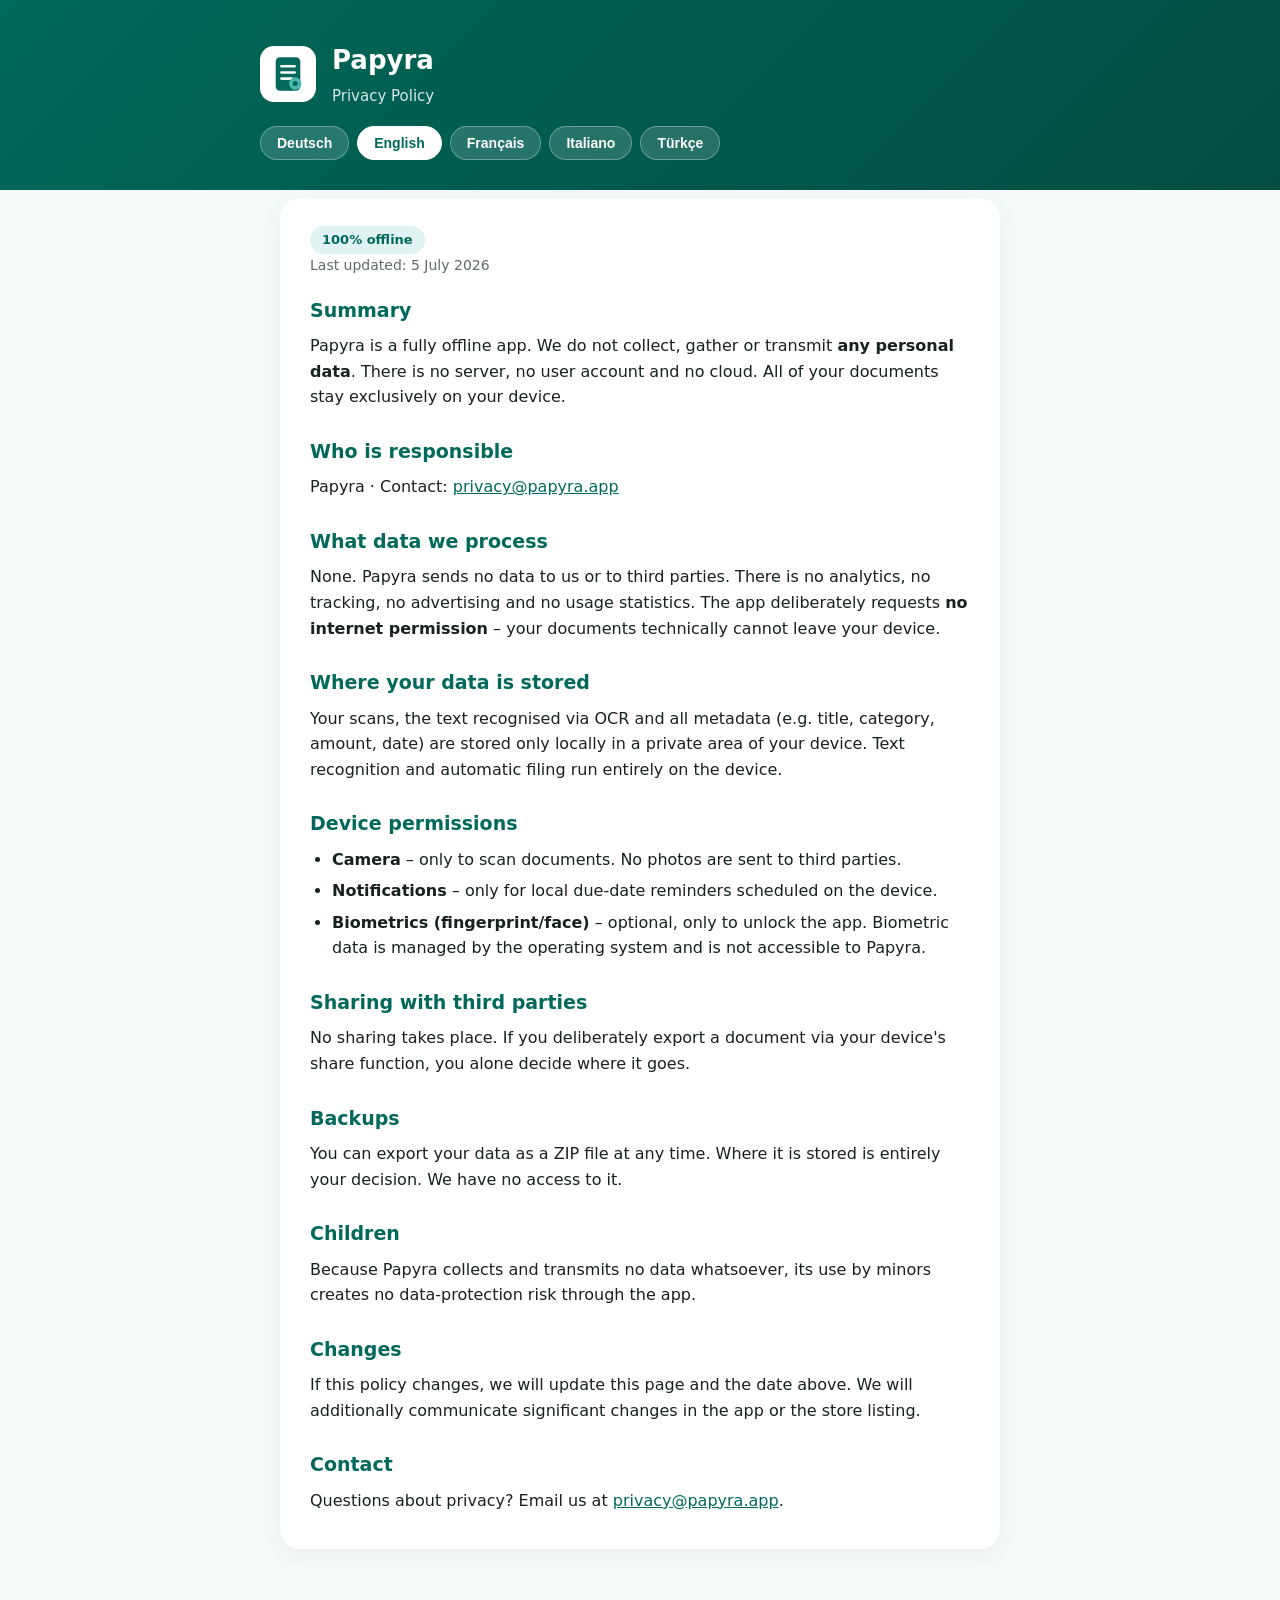
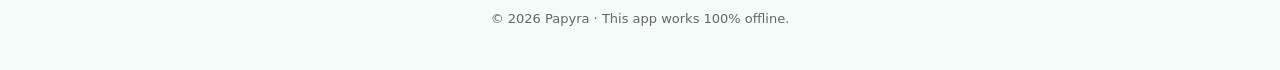
<file: store/privacy/index.html>
<!doctype html>
<!--
  Papyra — Privacy Policy (hostable, self-contained, no external dependencies).
  Host anywhere static (e.g. GitHub Pages) and use the resulting URL as the
  "Privacy policy" link in the Google Play Console.

  BEFORE PUBLISHING: replace the provider name and contact email below
  (search for "privacy@papyra.app" and "Papyra" in the "responsible" section)
  with a real, monitored contact. The effective date is set to 2026-07-05.
-->
<html lang="de">
<head>
<meta charset="utf-8">
<meta name="viewport" content="width=device-width, initial-scale=1">
<meta name="robots" content="index,follow">
<title>Papyra – Datenschutzerklärung / Privacy Policy</title>
<style>
  :root { --teal:#00695C; --teal-d:#004D40; --accent:#4DB6AC; --ink:#17211E; --muted:#5f6b67;
    --bg:#F4FBF8; --card:#ffffff; }
  * { box-sizing: border-box; }
  body { margin:0; background:var(--bg); color:var(--ink);
    font-family:'Segoe UI',Roboto,system-ui,-apple-system,sans-serif; line-height:1.6; }
  header { background:linear-gradient(135deg,var(--teal) 0%,var(--teal-d) 100%); color:#fff;
    padding:40px 20px 30px; }
  .head-in { max-width:760px; margin:0 auto; display:flex; align-items:center; gap:16px; }
  .mark { width:56px; height:56px; background:#fff; border-radius:14px; flex:none; }
  h1 { font-size:26px; margin:0; font-weight:800; }
  .sub { opacity:.85; font-size:15px; margin-top:2px; }
  .langbar { max-width:760px; margin:18px auto 0; display:flex; gap:8px; flex-wrap:wrap; }
  .langbtn { background:rgba(255,255,255,.15); border:1px solid rgba(255,255,255,.3); color:#fff;
    padding:8px 16px; border-radius:999px; font-size:14px; font-weight:600; cursor:pointer; }
  .langbtn.on { background:#fff; color:var(--teal); border-color:#fff; }
  main { max-width:760px; margin:-18px auto 60px; padding:0 20px; }
  .card { background:var(--card); border-radius:20px; padding:28px 30px; margin-top:26px;
    box-shadow:0 6px 24px rgba(0,0,0,.06); }
  .stand { color:var(--muted); font-size:14px; margin:0 0 18px; }
  h2 { font-size:19px; color:var(--teal); margin:26px 0 8px; }
  h2:first-of-type { margin-top:6px; }
  p { margin:8px 0; }
  ul { margin:8px 0; padding-left:22px; }
  li { margin:6px 0; }
  a { color:var(--teal); }
  .pill { display:inline-block; background:#E0F2F1; color:var(--teal); font-weight:700;
    font-size:13px; padding:4px 12px; border-radius:999px; }
  footer { text-align:center; color:var(--muted); font-size:13px; padding:0 20px 40px; }
</style>
</head>
<body>
<header>
  <div class="head-in">
    <svg class="mark" viewBox="0 0 100 100"><rect x="28" y="20" width="44" height="60" rx="8" fill="#00695C"/><rect x="36" y="34" width="28" height="4.5" rx="2.25" fill="#fff"/><rect x="36" y="45" width="28" height="4.5" rx="2.25" fill="#fff"/><rect x="36" y="56" width="23" height="4.5" rx="2.25" fill="#fff"/><circle cx="63" cy="67" r="11" fill="#4DB6AC"/><circle cx="63" cy="67" r="4.5" fill="#00695C"/></svg>
    <div>
      <h1>Papyra</h1>
      <div class="sub" id="subtitle">Datenschutzerklärung</div>
    </div>
  </div>
  <div class="langbar">
    <button class="langbtn" data-lang="de">Deutsch</button>
    <button class="langbtn" data-lang="en">English</button>
    <button class="langbtn" data-lang="fr">Français</button>
    <button class="langbtn" data-lang="it">Italiano</button>
    <button class="langbtn" data-lang="tr">Türkçe</button>
  </div>
</header>

<main>

<!-- ==================== DEUTSCH ==================== -->
<div class="doc" data-lang="de">
  <div class="card">
    <span class="pill">100 % offline</span>
    <p class="stand">Stand: 5. Juli 2026</p>

    <h2>Kurzfassung</h2>
    <p>Papyra ist eine vollständig offline arbeitende App. Wir erheben, sammeln und übertragen <strong>keinerlei personenbezogene Daten</strong>. Es gibt keinen Server, kein Benutzerkonto und keine Cloud. Alle deine Dokumente bleiben ausschließlich auf deinem Gerät.</p>

    <h2>Verantwortlicher</h2>
    <p>Papyra · Kontakt: <a href="mailto:privacy@papyra.app">privacy@papyra.app</a></p>

    <h2>Welche Daten wir verarbeiten</h2>
    <p>Keine. Papyra sendet keine Daten an uns oder an Dritte. Es gibt keine Analyse, kein Tracking, keine Werbung und keine Nutzungsstatistik. Die App fordert bewusst <strong>keine Internet-Berechtigung</strong> an – deine Dokumente können dein Gerät technisch gar nicht verlassen.</p>

    <h2>Wo deine Daten gespeichert werden</h2>
    <p>Deine Scans, der per Texterkennung (OCR) erkannte Text und alle Metadaten (z. B. Titel, Kategorie, Betrag, Datum) werden ausschließlich lokal in einem privaten Bereich deines Geräts gespeichert. Die Texterkennung und die automatische Einsortierung laufen vollständig auf dem Gerät.</p>

    <h2>Geräteberechtigungen</h2>
    <ul>
      <li><strong>Kamera</strong> – nur, um Dokumente zu scannen. Es werden keine Fotos an Dritte gesendet.</li>
      <li><strong>Benachrichtigungen</strong> – nur für lokale Fälligkeits-Erinnerungen, die auf dem Gerät geplant werden.</li>
      <li><strong>Biometrie (Fingerabdruck/Gesicht)</strong> – optional, nur um die App zu entsperren. Biometrische Daten werden vom Betriebssystem verwaltet und sind für Papyra nicht einsehbar.</li>
    </ul>

    <h2>Weitergabe an Dritte</h2>
    <p>Es findet keine Weitergabe statt. Wenn du ein Dokument bewusst über die Teilen-Funktion deines Geräts exportierst, entscheidest allein du, wohin es geht.</p>

    <h2>Sicherungen</h2>
    <p>Du kannst deine Daten jederzeit selbst als ZIP-Datei exportieren. Wo diese gespeichert wird, entscheidest ausschließlich du. Wir haben darauf keinen Zugriff.</p>

    <h2>Kinder</h2>
    <p>Da Papyra keinerlei Daten erhebt oder überträgt, entstehen auch bei einer Nutzung durch Minderjährige keine Datenschutzrisiken durch die App.</p>

    <h2>Änderungen</h2>
    <p>Sollte sich diese Erklärung ändern, aktualisieren wir diese Seite und das oben genannte Datum. Wesentliche Änderungen kommunizieren wir zusätzlich in der App bzw. im Store-Eintrag.</p>

    <h2>Kontakt</h2>
    <p>Fragen zum Datenschutz? Schreib uns an <a href="mailto:privacy@papyra.app">privacy@papyra.app</a>.</p>
  </div>
</div>

<!-- ==================== ENGLISH ==================== -->
<div class="doc" data-lang="en" hidden>
  <div class="card">
    <span class="pill">100% offline</span>
    <p class="stand">Last updated: 5 July 2026</p>

    <h2>Summary</h2>
    <p>Papyra is a fully offline app. We do not collect, gather or transmit <strong>any personal data</strong>. There is no server, no user account and no cloud. All of your documents stay exclusively on your device.</p>

    <h2>Who is responsible</h2>
    <p>Papyra · Contact: <a href="mailto:privacy@papyra.app">privacy@papyra.app</a></p>

    <h2>What data we process</h2>
    <p>None. Papyra sends no data to us or to third parties. There is no analytics, no tracking, no advertising and no usage statistics. The app deliberately requests <strong>no internet permission</strong> – your documents technically cannot leave your device.</p>

    <h2>Where your data is stored</h2>
    <p>Your scans, the text recognised via OCR and all metadata (e.g. title, category, amount, date) are stored only locally in a private area of your device. Text recognition and automatic filing run entirely on the device.</p>

    <h2>Device permissions</h2>
    <ul>
      <li><strong>Camera</strong> – only to scan documents. No photos are sent to third parties.</li>
      <li><strong>Notifications</strong> – only for local due-date reminders scheduled on the device.</li>
      <li><strong>Biometrics (fingerprint/face)</strong> – optional, only to unlock the app. Biometric data is managed by the operating system and is not accessible to Papyra.</li>
    </ul>

    <h2>Sharing with third parties</h2>
    <p>No sharing takes place. If you deliberately export a document via your device's share function, you alone decide where it goes.</p>

    <h2>Backups</h2>
    <p>You can export your data as a ZIP file at any time. Where it is stored is entirely your decision. We have no access to it.</p>

    <h2>Children</h2>
    <p>Because Papyra collects and transmits no data whatsoever, its use by minors creates no data-protection risk through the app.</p>

    <h2>Changes</h2>
    <p>If this policy changes, we will update this page and the date above. We will additionally communicate significant changes in the app or the store listing.</p>

    <h2>Contact</h2>
    <p>Questions about privacy? Email us at <a href="mailto:privacy@papyra.app">privacy@papyra.app</a>.</p>
  </div>
</div>

<!-- ==================== FRANÇAIS ==================== -->
<div class="doc" data-lang="fr" hidden>
  <div class="card">
    <span class="pill">100 % hors ligne</span>
    <p class="stand">Dernière mise à jour : 5 juillet 2026</p>

    <h2>Résumé</h2>
    <p>Papyra est une application entièrement hors ligne. Nous ne collectons ni ne transmettons <strong>aucune donnée personnelle</strong>. Il n'y a aucun serveur, aucun compte utilisateur et aucun cloud. Tous vos documents restent exclusivement sur votre appareil.</p>

    <h2>Responsable</h2>
    <p>Papyra · Contact : <a href="mailto:privacy@papyra.app">privacy@papyra.app</a></p>

    <h2>Quelles données nous traitons</h2>
    <p>Aucune. Papyra n'envoie aucune donnée, ni à nous ni à des tiers. Aucune analyse, aucun suivi, aucune publicité et aucune statistique d'utilisation. L'application ne demande volontairement <strong>aucune autorisation d'accès à Internet</strong> – vos documents ne peuvent techniquement pas quitter votre appareil.</p>

    <h2>Où vos données sont stockées</h2>
    <p>Vos numérisations, le texte reconnu par OCR et toutes les métadonnées (titre, catégorie, montant, date) sont stockés uniquement en local dans un espace privé de votre appareil. La reconnaissance de texte et le classement automatique s'effectuent entièrement sur l'appareil.</p>

    <h2>Autorisations de l'appareil</h2>
    <ul>
      <li><strong>Appareil photo</strong> – uniquement pour numériser des documents. Aucune photo n'est envoyée à des tiers.</li>
      <li><strong>Notifications</strong> – uniquement pour les rappels d'échéance locaux planifiés sur l'appareil.</li>
      <li><strong>Biométrie (empreinte/visage)</strong> – facultative, uniquement pour déverrouiller l'application. Les données biométriques sont gérées par le système d'exploitation et ne sont pas accessibles à Papyra.</li>
    </ul>

    <h2>Partage avec des tiers</h2>
    <p>Aucun partage n'a lieu. Si vous exportez volontairement un document via la fonction de partage de votre appareil, vous seul décidez de sa destination.</p>

    <h2>Sauvegardes</h2>
    <p>Vous pouvez exporter vos données sous forme de fichier ZIP à tout moment. Vous seul décidez de l'endroit où il est enregistré. Nous n'y avons aucun accès.</p>

    <h2>Enfants</h2>
    <p>Comme Papyra ne collecte ni ne transmet aucune donnée, son utilisation par des mineurs ne crée aucun risque pour la vie privée via l'application.</p>

    <h2>Modifications</h2>
    <p>Si cette politique change, nous mettrons à jour cette page et la date ci-dessus. Les changements importants seront également communiqués dans l'application ou la fiche du store.</p>

    <h2>Contact</h2>
    <p>Des questions sur la confidentialité ? Écrivez-nous à <a href="mailto:privacy@papyra.app">privacy@papyra.app</a>.</p>
  </div>
</div>

<!-- ==================== ITALIANO ==================== -->
<div class="doc" data-lang="it" hidden>
  <div class="card">
    <span class="pill">100% offline</span>
    <p class="stand">Ultimo aggiornamento: 5 luglio 2026</p>

    <h2>Sintesi</h2>
    <p>Papyra è un'app completamente offline. Non raccogliamo né trasmettiamo <strong>alcun dato personale</strong>. Non esiste alcun server, alcun account utente e alcun cloud. Tutti i tuoi documenti restano esclusivamente sul tuo dispositivo.</p>

    <h2>Titolare</h2>
    <p>Papyra · Contatto: <a href="mailto:privacy@papyra.app">privacy@papyra.app</a></p>

    <h2>Quali dati trattiamo</h2>
    <p>Nessuno. Papyra non invia alcun dato a noi o a terzi. Nessuna analisi, nessun tracciamento, nessuna pubblicità e nessuna statistica d'uso. L'app non richiede volutamente <strong>alcuna autorizzazione a Internet</strong> – i tuoi documenti tecnicamente non possono lasciare il dispositivo.</p>

    <h2>Dove vengono archiviati i tuoi dati</h2>
    <p>Le tue scansioni, il testo riconosciuto tramite OCR e tutti i metadati (titolo, categoria, importo, data) sono archiviati solo localmente in un'area privata del tuo dispositivo. Il riconoscimento del testo e l'archiviazione automatica avvengono interamente sul dispositivo.</p>

    <h2>Autorizzazioni del dispositivo</h2>
    <ul>
      <li><strong>Fotocamera</strong> – solo per scansionare documenti. Nessuna foto viene inviata a terzi.</li>
      <li><strong>Notifiche</strong> – solo per i promemoria di scadenza locali pianificati sul dispositivo.</li>
      <li><strong>Biometria (impronta/volto)</strong> – facoltativa, solo per sbloccare l'app. I dati biometrici sono gestiti dal sistema operativo e non sono accessibili a Papyra.</li>
    </ul>

    <h2>Condivisione con terzi</h2>
    <p>Non avviene alcuna condivisione. Se esporti volutamente un documento tramite la funzione di condivisione del dispositivo, decidi solo tu dove finisce.</p>

    <h2>Backup</h2>
    <p>Puoi esportare i tuoi dati come file ZIP in qualsiasi momento. Dove viene salvato lo decidi esclusivamente tu. Noi non vi abbiamo accesso.</p>

    <h2>Minori</h2>
    <p>Poiché Papyra non raccoglie né trasmette alcun dato, il suo utilizzo da parte di minori non crea alcun rischio per la privacy tramite l'app.</p>

    <h2>Modifiche</h2>
    <p>Se questa informativa cambia, aggiorneremo questa pagina e la data sopra indicata. Le modifiche sostanziali saranno comunicate anche nell'app o nella scheda dello store.</p>

    <h2>Contatto</h2>
    <p>Domande sulla privacy? Scrivici a <a href="mailto:privacy@papyra.app">privacy@papyra.app</a>.</p>
  </div>
</div>

<!-- ==================== TÜRKÇE ==================== -->
<div class="doc" data-lang="tr" hidden>
  <div class="card">
    <span class="pill">%100 çevrimdışı</span>
    <p class="stand">Son güncelleme: 5 Temmuz 2026</p>

    <h2>Özet</h2>
    <p>Papyra tamamen çevrimdışı çalışan bir uygulamadır. <strong>Hiçbir kişisel veriyi</strong> toplamıyor veya aktarmıyoruz. Sunucu, kullanıcı hesabı veya bulut yoktur. Tüm belgeleriniz yalnızca cihazınızda kalır.</p>

    <h2>Sorumlu</h2>
    <p>Papyra · İletişim: <a href="mailto:privacy@papyra.app">privacy@papyra.app</a></p>

    <h2>Hangi verileri işliyoruz</h2>
    <p>Hiçbiri. Papyra bize veya üçüncü taraflara hiçbir veri göndermez. Analiz, takip, reklam veya kullanım istatistiği yoktur. Uygulama bilinçli olarak <strong>internet izni istemez</strong> – belgeleriniz teknik olarak cihazınızdan çıkamaz.</p>

    <h2>Verileriniz nerede saklanır</h2>
    <p>Taramalarınız, OCR ile tanınan metin ve tüm meta veriler (başlık, kategori, tutar, tarih) yalnızca cihazınızın özel bir alanında yerel olarak saklanır. Metin tanıma ve otomatik dosyalama tamamen cihazda gerçekleşir.</p>

    <h2>Cihaz izinleri</h2>
    <ul>
      <li><strong>Kamera</strong> – yalnızca belge taramak için. Üçüncü taraflara hiçbir fotoğraf gönderilmez.</li>
      <li><strong>Bildirimler</strong> – yalnızca cihazda planlanan yerel vade hatırlatıcıları için.</li>
      <li><strong>Biyometri (parmak izi/yüz)</strong> – isteğe bağlı, yalnızca uygulamanın kilidini açmak için. Biyometrik veriler işletim sistemi tarafından yönetilir ve Papyra tarafından erişilemez.</li>
    </ul>

    <h2>Üçüncü taraflarla paylaşım</h2>
    <p>Hiçbir paylaşım yapılmaz. Bir belgeyi cihazınızın paylaşım işleviyle bilerek dışa aktarırsanız, nereye gideceğine yalnızca siz karar verirsiniz.</p>

    <h2>Yedekler</h2>
    <p>Verilerinizi istediğiniz zaman ZIP dosyası olarak dışa aktarabilirsiniz. Nereye kaydedileceğine yalnızca siz karar verirsiniz. Bizim buna erişimimiz yoktur.</p>

    <h2>Çocuklar</h2>
    <p>Papyra hiçbir veri toplamadığı veya aktarmadığı için, reşit olmayanlar tarafından kullanılması uygulama aracılığıyla hiçbir gizlilik riski oluşturmaz.</p>

    <h2>Değişiklikler</h2>
    <p>Bu bildirim değişirse bu sayfayı ve yukarıdaki tarihi güncelleriz. Önemli değişiklikleri ayrıca uygulamada veya mağaza sayfasında bildiririz.</p>

    <h2>İletişim</h2>
    <p>Gizlilikle ilgili sorularınız mı var? Bize <a href="mailto:privacy@papyra.app">privacy@papyra.app</a> adresinden yazın.</p>
  </div>
</div>

</main>

<footer>© 2026 Papyra · <span id="footnote">Diese App funktioniert zu 100 % offline.</span></footer>

<script>
  var SUBS = { de:'Datenschutzerklärung', en:'Privacy Policy', fr:'Politique de confidentialité',
    it:'Informativa sulla privacy', tr:'Gizlilik Politikası' };
  var FEET = { de:'Diese App funktioniert zu 100 % offline.', en:'This app works 100% offline.',
    fr:'Cette application fonctionne 100 % hors ligne.', it:'Questa app funziona 100% offline.',
    tr:'Bu uygulama %100 çevrimdışı çalışır.' };
  function show(lang){
    var docs = document.querySelectorAll('.doc');
    var found = false;
    docs.forEach(function(d){ var on = d.dataset.lang===lang; d.hidden = !on; if(on) found = true; });
    if(!found){ lang='de'; document.querySelector('.doc[data-lang="de"]').hidden=false; }
    document.documentElement.lang = lang;
    document.getElementById('subtitle').textContent = SUBS[lang] || SUBS.de;
    document.getElementById('footnote').textContent = FEET[lang] || FEET.de;
    document.querySelectorAll('.langbtn').forEach(function(b){ b.classList.toggle('on', b.dataset.lang===lang); });
    if(history.replaceState) history.replaceState(null,'','#'+lang);
  }
  document.querySelectorAll('.langbtn').forEach(function(b){
    b.addEventListener('click', function(){ show(b.dataset.lang); });
  });
  var initial = (location.hash||'').replace('#','');
  if(!SUBS[initial]){ initial = (navigator.language||'de').slice(0,2); }
  if(!SUBS[initial]) initial = 'de';
  show(initial);
</script>
</body>
</html>
</file>
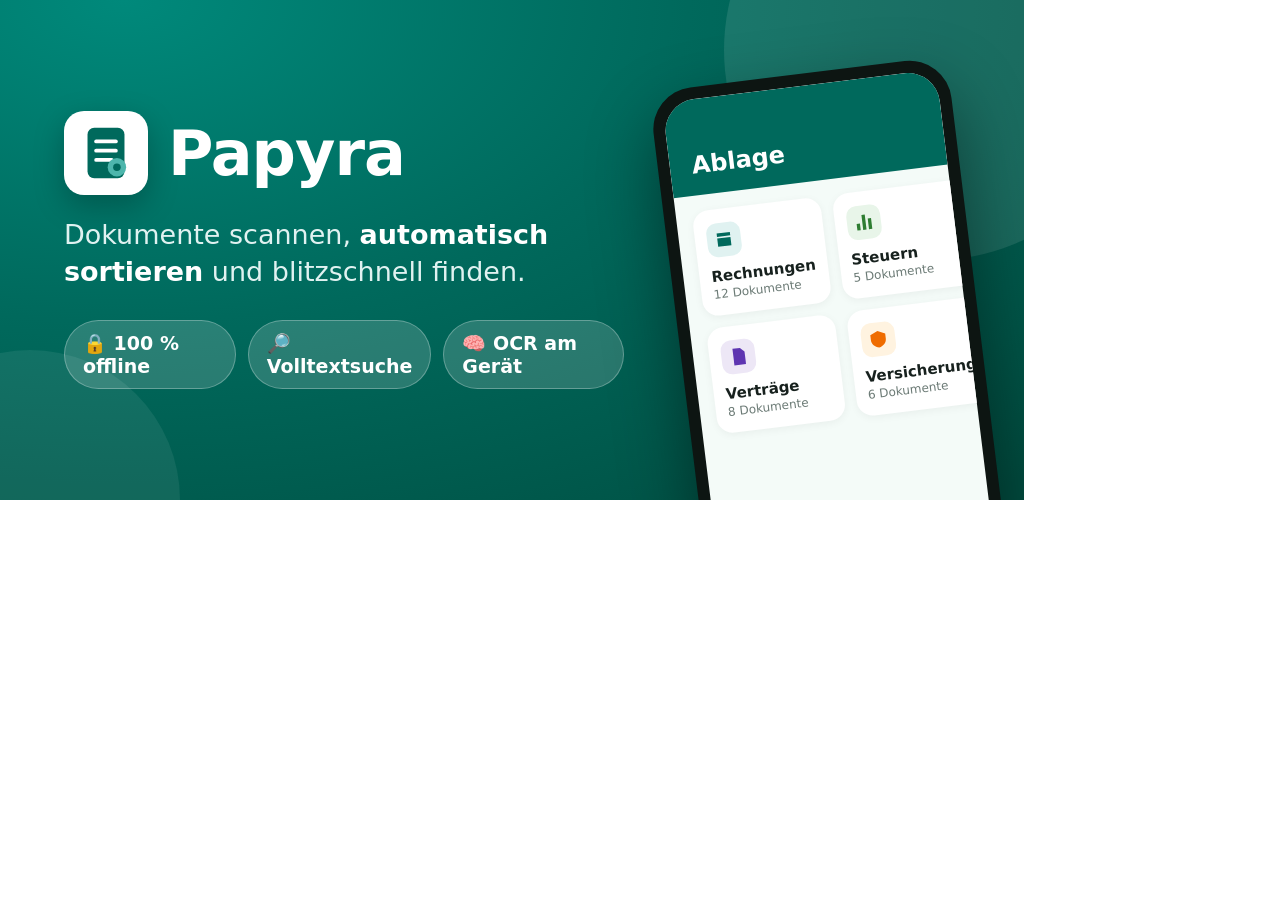
<file: store/assets/feature.html>
<!doctype html>
<html>
<head>
<meta charset="utf-8">
<style>
  * { margin: 0; padding: 0; box-sizing: border-box; }
  html, body { width: 1024px; height: 500px; overflow: hidden;
    font-family: 'Segoe UI', Roboto, system-ui, sans-serif; }
  .stage {
    width: 1024px; height: 500px; position: relative;
    background: radial-gradient(120% 140% at 12% 0%, #00897B 0%, #00695C 46%, #004D40 100%);
    overflow: hidden;
  }
  /* decorative soft circles */
  .blob { position: absolute; border-radius: 50%; opacity: .10; background: #fff; }
  .b1 { width: 420px; height: 420px; right: -120px; top: -160px; }
  .b2 { width: 300px; height: 300px; left: -120px; bottom: -150px; opacity: .07; }

  .left { position: absolute; left: 64px; top: 0; height: 500px;
    width: 560px; display: flex; flex-direction: column; justify-content: center; }
  .brandRow { display: flex; align-items: center; gap: 20px; margin-bottom: 22px; }
  .mark { width: 84px; height: 84px; background: #fff; border-radius: 20px;
    box-shadow: 0 10px 30px rgba(0,0,0,.25); display: flex; }
  .word { color: #fff; font-size: 62px; font-weight: 800; letter-spacing: -1px; }
  .tag { color: #E0F2F1; font-size: 27px; font-weight: 500; line-height: 1.35;
    max-width: 500px; margin-bottom: 30px; }
  .tag b { color: #fff; font-weight: 700; }
  .chips { display: flex; gap: 12px; }
  .chip { background: rgba(255,255,255,.16); border: 1px solid rgba(255,255,255,.28);
    color: #fff; font-size: 19px; font-weight: 600; padding: 11px 18px; border-radius: 999px;
    display: flex; align-items: center; gap: 8px; }

  /* phone on the right */
  .phone { position: absolute; right: 40px; top: 72px; width: 300px; height: 600px;
    background: #0d1512; border-radius: 42px; padding: 12px;
    box-shadow: 0 30px 70px rgba(0,0,0,.45); transform: rotate(-7deg); }
  .screen { width: 100%; height: 100%; background: #F4FBF8; border-radius: 32px; overflow: hidden; }
  .appbar { background: #00695C; height: 96px; display: flex; align-items: flex-end;
    padding: 0 22px 16px; }
  .appbar span { color: #fff; font-size: 24px; font-weight: 700; }
  .grid { display: grid; grid-template-columns: 1fr 1fr; gap: 12px; padding: 16px; }
  .cat { background: #fff; border-radius: 16px; padding: 14px 12px; box-shadow: 0 2px 8px rgba(0,0,0,.05); }
  .catIcon { width: 34px; height: 34px; border-radius: 10px; display: flex; align-items: center;
    justify-content: center; margin-bottom: 10px; }
  .catName { font-size: 15px; font-weight: 700; color: #17211E; }
  .catCount { font-size: 12px; color: #6b7a75; margin-top: 2px; }
</style>
</head>
<body>
  <div class="stage">
    <div class="blob b1"></div>
    <div class="blob b2"></div>

    <div class="left">
      <div class="brandRow">
        <div class="mark">
          <svg viewBox="0 0 100 100" width="84" height="84">
            <rect x="28" y="20" width="44" height="60" rx="8" fill="#00695C"/>
            <rect x="36" y="34" width="28" height="4.5" rx="2.25" fill="#fff"/>
            <rect x="36" y="45" width="28" height="4.5" rx="2.25" fill="#fff"/>
            <rect x="36" y="56" width="23" height="4.5" rx="2.25" fill="#fff"/>
            <circle cx="63" cy="67" r="11" fill="#4DB6AC"/>
            <circle cx="63" cy="67" r="4.5" fill="#00695C"/>
          </svg>
        </div>
        <div class="word">Papyra</div>
      </div>
      <div class="tag">Dokumente scannen, <b>automatisch sortieren</b> und blitzschnell finden.</div>
      <div class="chips">
        <div class="chip">🔒 100 % offline</div>
        <div class="chip">🔎 Volltextsuche</div>
        <div class="chip">🧠 OCR am Gerät</div>
      </div>
    </div>

    <div class="phone">
      <div class="screen">
        <div class="appbar"><span>Ablage</span></div>
        <div class="grid">
          <div class="cat"><div class="catIcon" style="background:#E0F2F1"><svg width="20" height="20" viewBox="0 0 24 24" fill="#00695C"><path d="M4 4h16v4H4zM4 10h16v10H4z"/></svg></div><div class="catName">Rechnungen</div><div class="catCount">12 Dokumente</div></div>
          <div class="cat"><div class="catIcon" style="background:#E8F5E9"><svg width="20" height="20" viewBox="0 0 24 24" fill="#2E7D32"><path d="M3 13h4v8H3zM10 3h4v18h-4zM17 8h4v13h-4z"/></svg></div><div class="catName">Steuern</div><div class="catCount">5 Dokumente</div></div>
          <div class="cat"><div class="catIcon" style="background:#EDE7F6"><svg width="20" height="20" viewBox="0 0 24 24" fill="#5E35B1"><path d="M6 2h9l5 5v15H6z"/></svg></div><div class="catName">Verträge</div><div class="catCount">8 Dokumente</div></div>
          <div class="cat"><div class="catIcon" style="background:#FFF3E0"><svg width="20" height="20" viewBox="0 0 24 24" fill="#EF6C00"><path d="M12 2l9 4v6c0 5-3.8 8.5-9 10-5.2-1.5-9-5-9-10V6z"/></svg></div><div class="catName">Versicherung</div><div class="catCount">6 Dokumente</div></div>
        </div>
      </div>
    </div>
  </div>
</body>
</html>
</file>
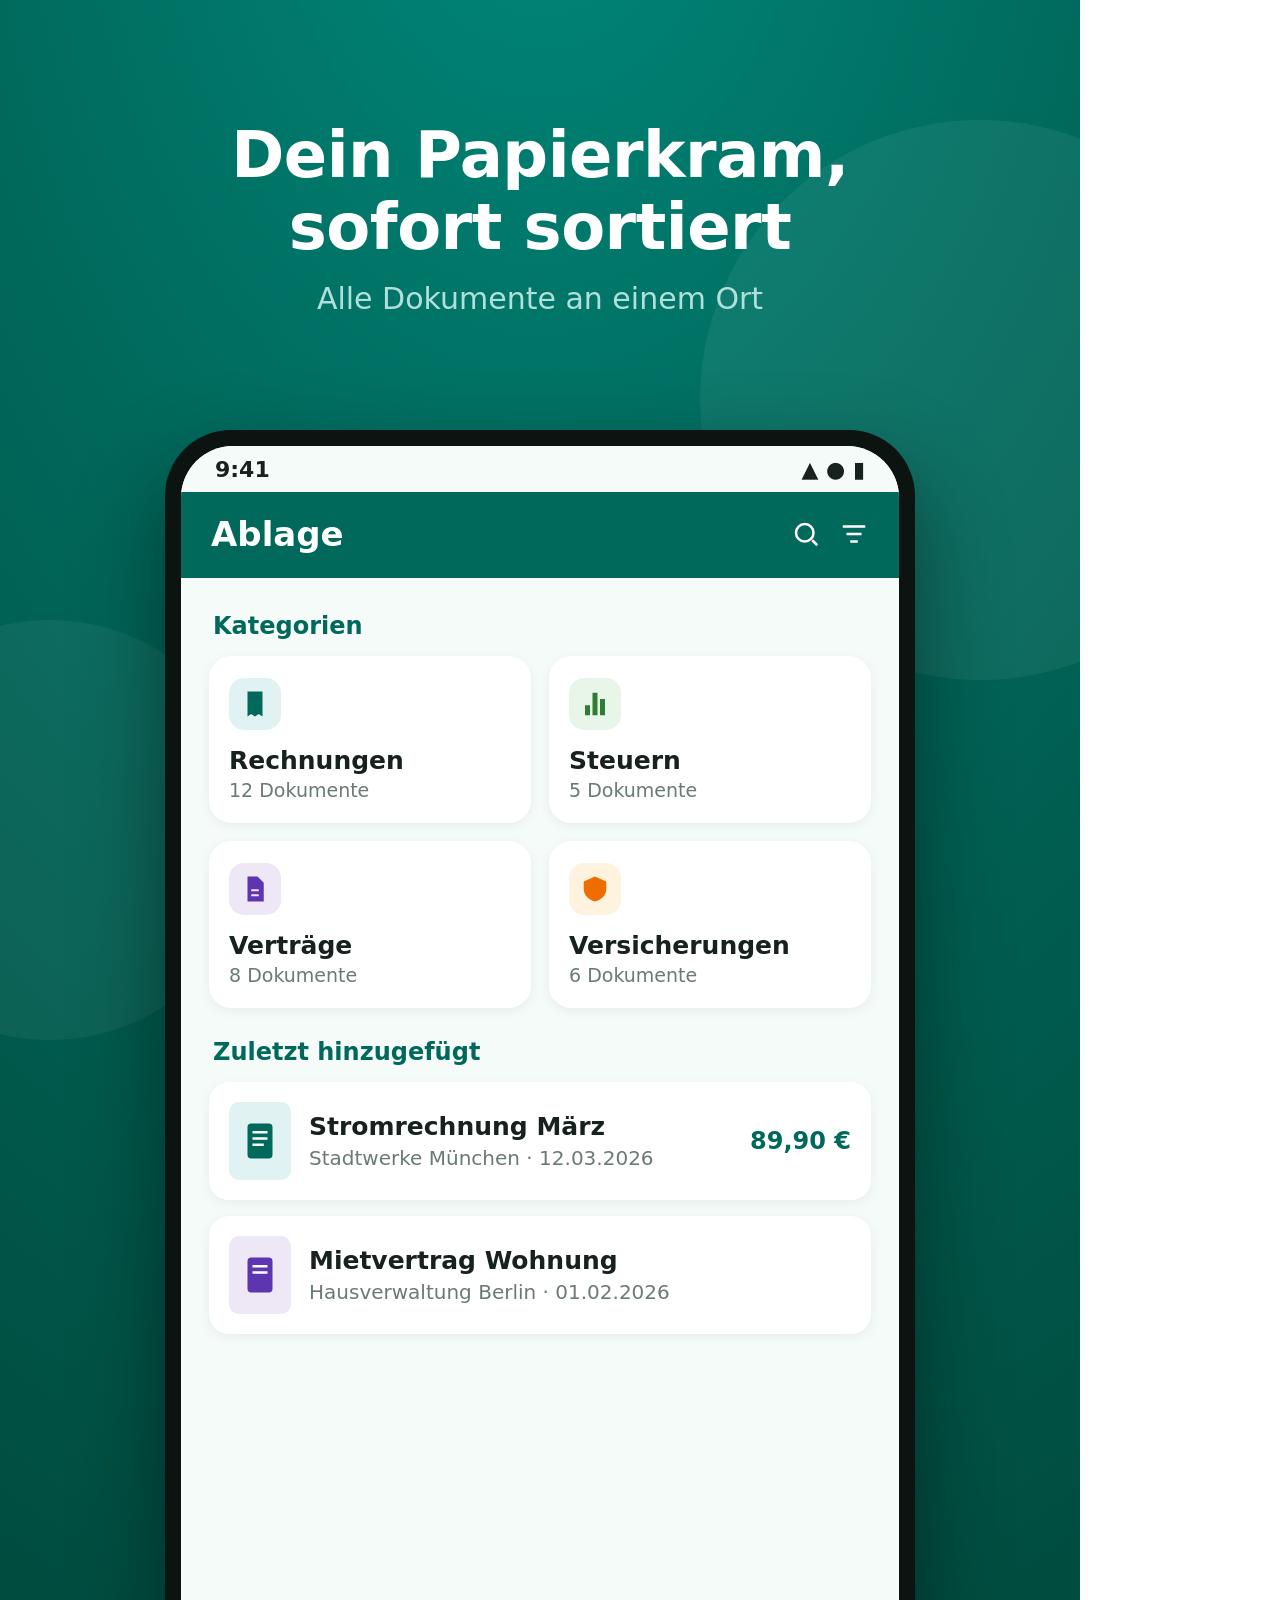
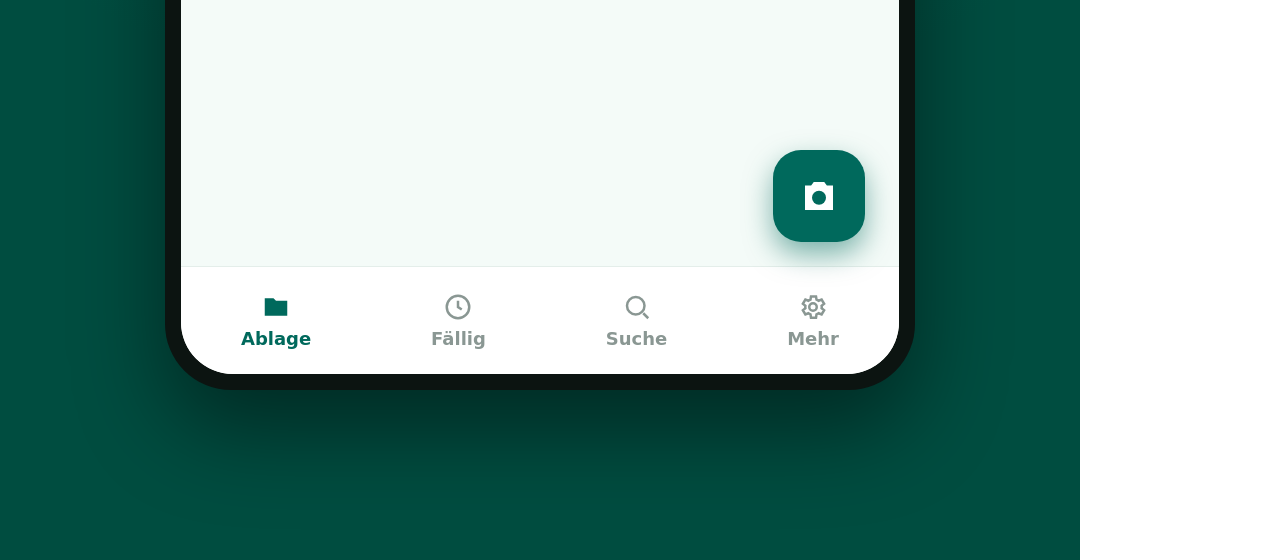
<file: store/assets/shot1.html>
<!doctype html>
<html><head><meta charset="utf-8"><link rel="stylesheet" href="_base.css"></head>
<body>
<div class="wrap">
  <div class="blob bA"></div><div class="blob bB"></div>
  <div class="cap"><h1>Dein Papierkram,<br>sofort sortiert</h1>
    <p>Alle Dokumente an einem Ort</p></div>

  <div class="device"><div class="screen">
    <div class="status"><span>9:41</span><span class="dots">▲ ● ▮</span></div>
    <div class="appbar"><div class="t">Ablage</div>
      <div class="a">
        <svg width="30" height="30" viewBox="0 0 24 24" fill="none" stroke="#fff" stroke-width="2"><circle cx="11" cy="11" r="7"/><path d="M21 21l-4-4"/></svg>
        <svg width="30" height="30" viewBox="0 0 24 24" fill="#fff"><path d="M3 6h18M6 12h12M9 18h6"/><path d="M3 6h18v0M6 12h12M9 18h6" stroke="#fff" stroke-width="2"/></svg>
      </div>
    </div>
    <div class="body">
      <div class="section">Kategorien</div>
      <div class="grid">
        <div class="cat"><div class="catIcon" style="background:#E0F2F1"><svg width="30" height="30" viewBox="0 0 24 24" fill="#00695C"><path d="M6 2h12v20l-3-2-3 2-3-2-3 2zM8 7h8v2H8zm0 4h8v2H8z"/></svg></div><div class="catName">Rechnungen</div><div class="catCount">12 Dokumente</div></div>
        <div class="cat"><div class="catIcon" style="background:#E8F5E9"><svg width="30" height="30" viewBox="0 0 24 24" fill="#2E7D32"><path d="M4 13h4v8H4zM10 3h4v18h-4zM16 8h4v13h-4z"/></svg></div><div class="catName">Steuern</div><div class="catCount">5 Dokumente</div></div>
        <div class="cat"><div class="catIcon" style="background:#EDE7F6"><svg width="30" height="30" viewBox="0 0 24 24" fill="#5E35B1"><path d="M6 2h8l5 5v15H6z"/><path d="M9 13h6M9 17h6" stroke="#EDE7F6" stroke-width="1.6"/></svg></div><div class="catName">Verträge</div><div class="catCount">8 Dokumente</div></div>
        <div class="cat"><div class="catIcon" style="background:#FFF3E0"><svg width="30" height="30" viewBox="0 0 24 24" fill="#EF6C00"><path d="M12 2l9 4v6c0 5-3.8 8.5-9 10-5.2-1.5-9-5-9-10V6z"/></svg></div><div class="catName">Versicherungen</div><div class="catCount">6 Dokumente</div></div>
      </div>
      <div class="section">Zuletzt hinzugefügt</div>
      <div class="doc"><div class="thumb"><svg width="30" height="38" viewBox="0 0 24 30" fill="#00695C"><rect x="2" y="1" width="20" height="28" rx="3"/><rect x="6" y="7" width="12" height="2" fill="#fff"/><rect x="6" y="12" width="12" height="2" fill="#fff"/><rect x="6" y="17" width="9" height="2" fill="#fff"/></svg></div>
        <div class="m"><div class="title">Stromrechnung März</div><div class="sub">Stadtwerke München · 12.03.2026</div></div>
        <div class="amt">89,90 €</div></div>
      <div class="doc"><div class="thumb" style="background:#EDE7F6"><svg width="30" height="38" viewBox="0 0 24 30" fill="#5E35B1"><rect x="2" y="1" width="20" height="28" rx="3"/><rect x="6" y="7" width="12" height="2" fill="#fff"/><rect x="6" y="12" width="12" height="2" fill="#fff"/></svg></div>
        <div class="m"><div class="title">Mietvertrag Wohnung</div><div class="sub">Hausverwaltung Berlin · 01.02.2026</div></div>
        <div class="amt"></div></div>
    </div>
    <div class="nav">
      <div class="item on"><svg width="30" height="30" viewBox="0 0 24 24" fill="#00695C"><path d="M3 5h7l2 2h9v12H3z"/></svg>Ablage</div>
      <div class="item"><svg width="30" height="30" viewBox="0 0 24 24" fill="none" stroke="#8a9793" stroke-width="2"><circle cx="12" cy="12" r="9"/><path d="M12 7v5l3 2"/></svg>Fällig</div>
      <div class="item"><svg width="30" height="30" viewBox="0 0 24 24" fill="none" stroke="#8a9793" stroke-width="2"><circle cx="11" cy="11" r="7"/><path d="M21 21l-4-4"/></svg>Suche</div>
      <div class="item"><svg width="30" height="30" viewBox="0 0 24 24" fill="none" stroke="#8a9793" stroke-width="2"><circle cx="12" cy="12" r="3"/><path d="M19 12a7 7 0 0 0-.1-1l2-1.6-2-3.4-2.4 1a7 7 0 0 0-1.7-1l-.4-2.5h-4l-.4 2.5a7 7 0 0 0-1.7 1l-2.4-1-2 3.4 2 1.6a7 7 0 0 0 0 2l-2 1.6 2 3.4 2.4-1a7 7 0 0 0 1.7 1l.4 2.5h4l.4-2.5a7 7 0 0 0 1.7-1l2.4 1 2-3.4-2-1.6a7 7 0 0 0 .1-1z"/></svg>Mehr</div>
    </div>
    <div class="fab"><svg width="42" height="42" viewBox="0 0 24 24" fill="#fff"><path d="M9 4l-1.5 2H4v14h16V6h-3.5L15 4z"/><circle cx="12" cy="13" r="4" fill="#00695C"/></svg></div>
  </div></div>
</div>
</body></html>
</file>
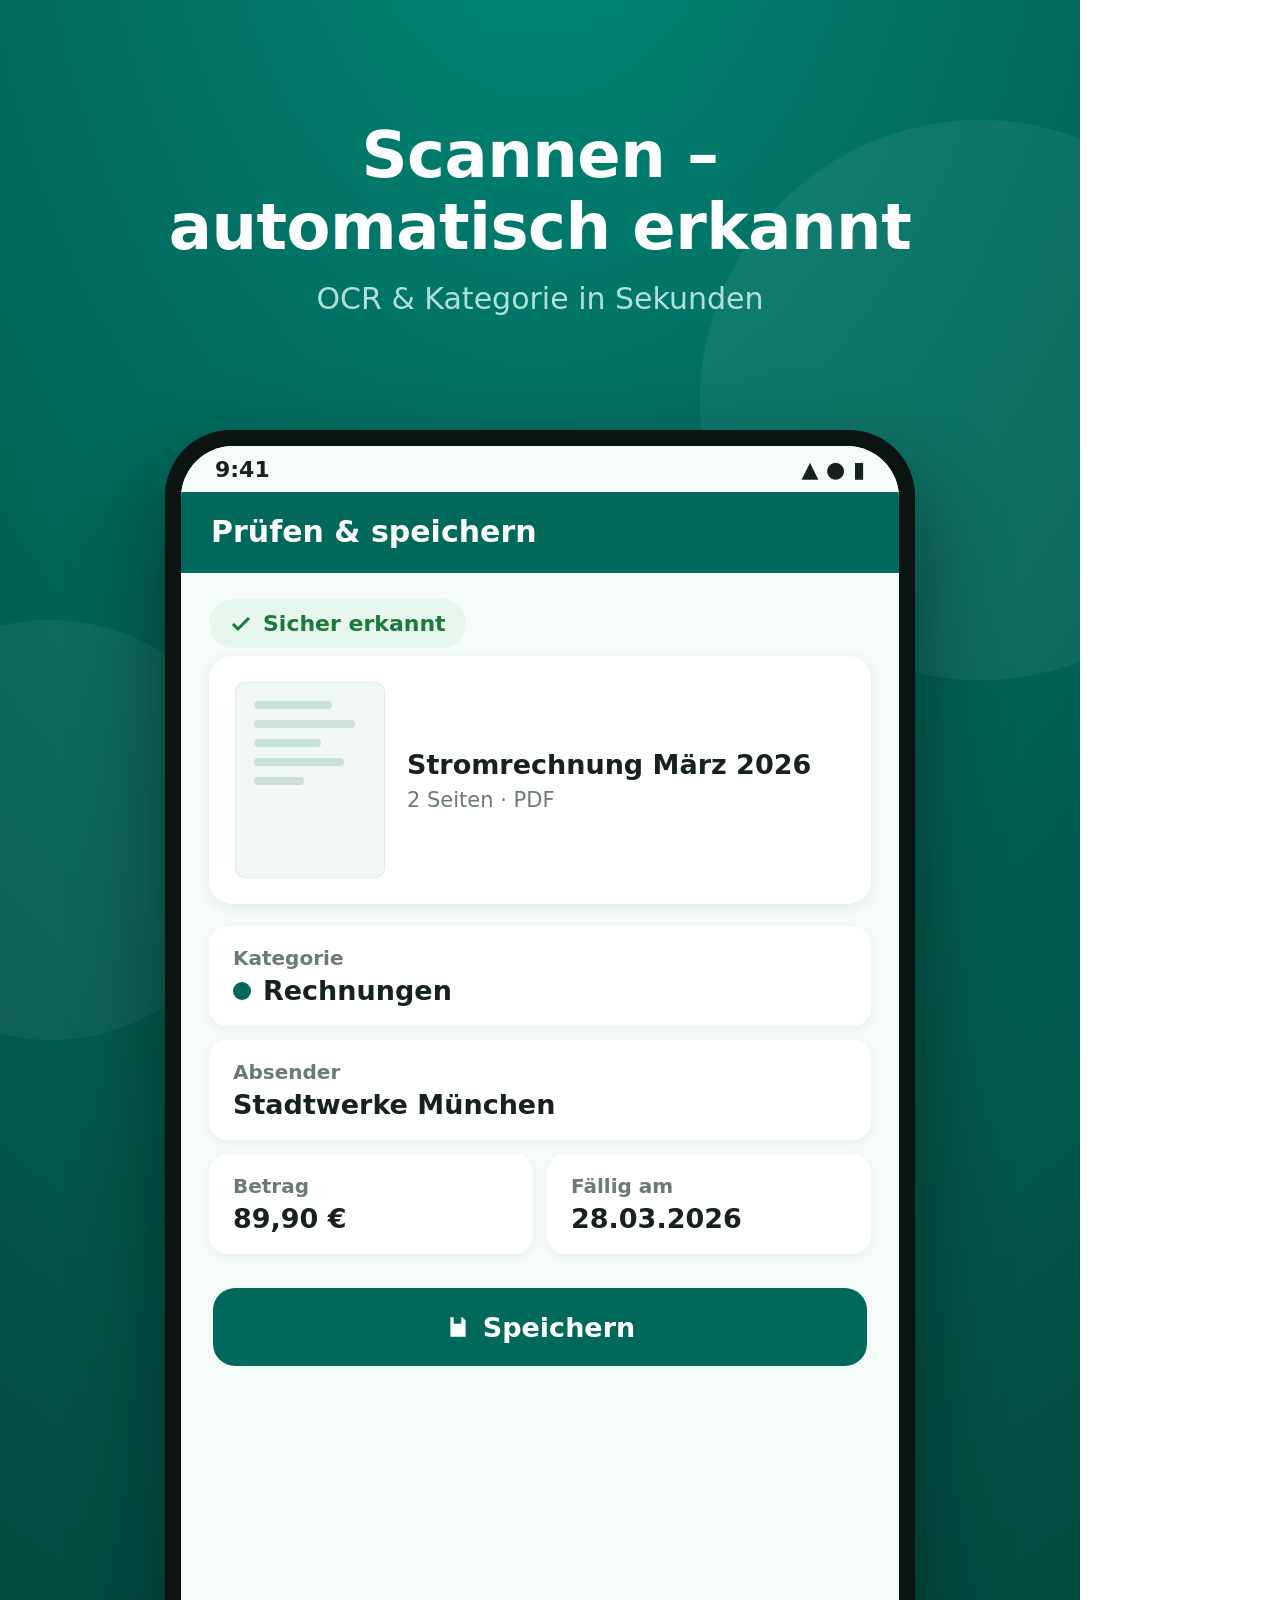
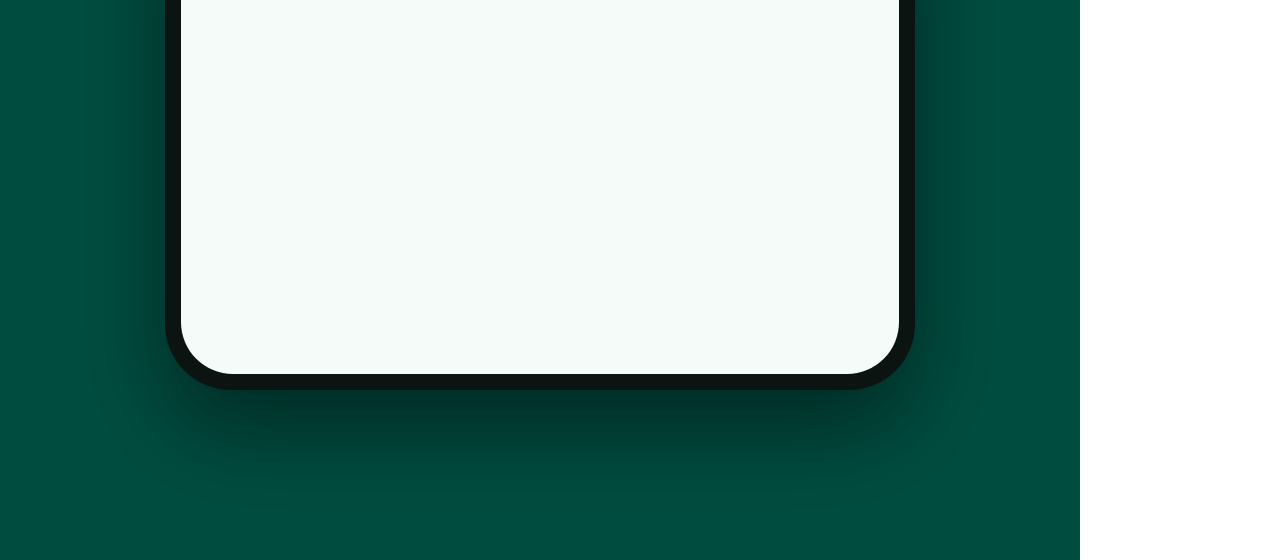
<file: store/assets/shot2.html>
<!doctype html>
<html><head><meta charset="utf-8"><link rel="stylesheet" href="_base.css">
<style>
  .preview { background:#fff; border-radius:22px; box-shadow:0 3px 14px rgba(0,0,0,.08);
    padding:26px; margin-bottom:22px; display:flex; gap:22px; align-items:center; }
  .page { width:150px; height:196px; background:#F0F7F4; border:1px solid #DDEAE5; border-radius:10px;
    flex:none; padding:18px; }
  .page .l { height:8px; border-radius:4px; background:#CBE0D9; margin-bottom:11px; }
  .conf { display:inline-flex; align-items:center; gap:10px; background:#E7F6EC; color:#1B7A38;
    font-size:22px; font-weight:700; padding:12px 20px; border-radius:999px; margin-bottom:8px; }
  .field { background:#fff; border-radius:18px; box-shadow:0 3px 12px rgba(0,0,0,.05);
    padding:20px 24px; margin-bottom:14px; }
  .field .k { font-size:20px; color:#6b7a75; font-weight:600; }
  .field .v { font-size:27px; color:#17211E; font-weight:700; margin-top:5px; display:flex; align-items:center; gap:12px; }
  .dot { width:18px; height:18px; border-radius:50%; background:#00695C; display:inline-block; }
  .save { margin:20px 4px 0; height:78px; border-radius:22px; background:#00695C; color:#fff;
    font-size:27px; font-weight:700; display:flex; align-items:center; justify-content:center; gap:12px; }
</style></head>
<body>
<div class="wrap">
  <div class="blob bA"></div><div class="blob bB"></div>
  <div class="cap"><h1>Scannen –<br>automatisch erkannt</h1>
    <p>OCR & Kategorie in Sekunden</p></div>

  <div class="device"><div class="screen">
    <div class="status"><span>9:41</span><span class="dots">▲ ● ▮</span></div>
    <div class="appbar"><div class="t" style="font-size:30px">Prüfen &amp; speichern</div></div>
    <div class="body">
      <div class="conf"><svg width="24" height="24" viewBox="0 0 24 24" fill="none" stroke="#1B7A38" stroke-width="3"><path d="M4 12l5 5L20 6"/></svg> Sicher erkannt</div>
      <div class="preview">
        <div class="page"><div class="l" style="width:70%"></div><div class="l" style="width:90%"></div><div class="l" style="width:60%"></div><div class="l" style="width:80%"></div><div class="l" style="width:45%"></div></div>
        <div style="flex:1">
          <div style="font-size:27px;font-weight:800;color:#17211E">Stromrechnung März 2026</div>
          <div style="font-size:21px;color:#6b7a75;margin-top:8px">2 Seiten · PDF</div>
        </div>
      </div>
      <div class="field"><div class="k">Kategorie</div><div class="v"><span class="dot"></span>Rechnungen</div></div>
      <div class="field"><div class="k">Absender</div><div class="v">Stadtwerke München</div></div>
      <div style="display:flex;gap:14px">
        <div class="field" style="flex:1"><div class="k">Betrag</div><div class="v">89,90 €</div></div>
        <div class="field" style="flex:1"><div class="k">Fällig am</div><div class="v">28.03.2026</div></div>
      </div>
      <div class="save"><svg width="26" height="26" viewBox="0 0 24 24" fill="#fff"><path d="M5 3h11l3 3v15H5zM8 3v6h7V3z"/></svg> Speichern</div>
    </div>
  </div></div>
</div>
</body></html>
</file>
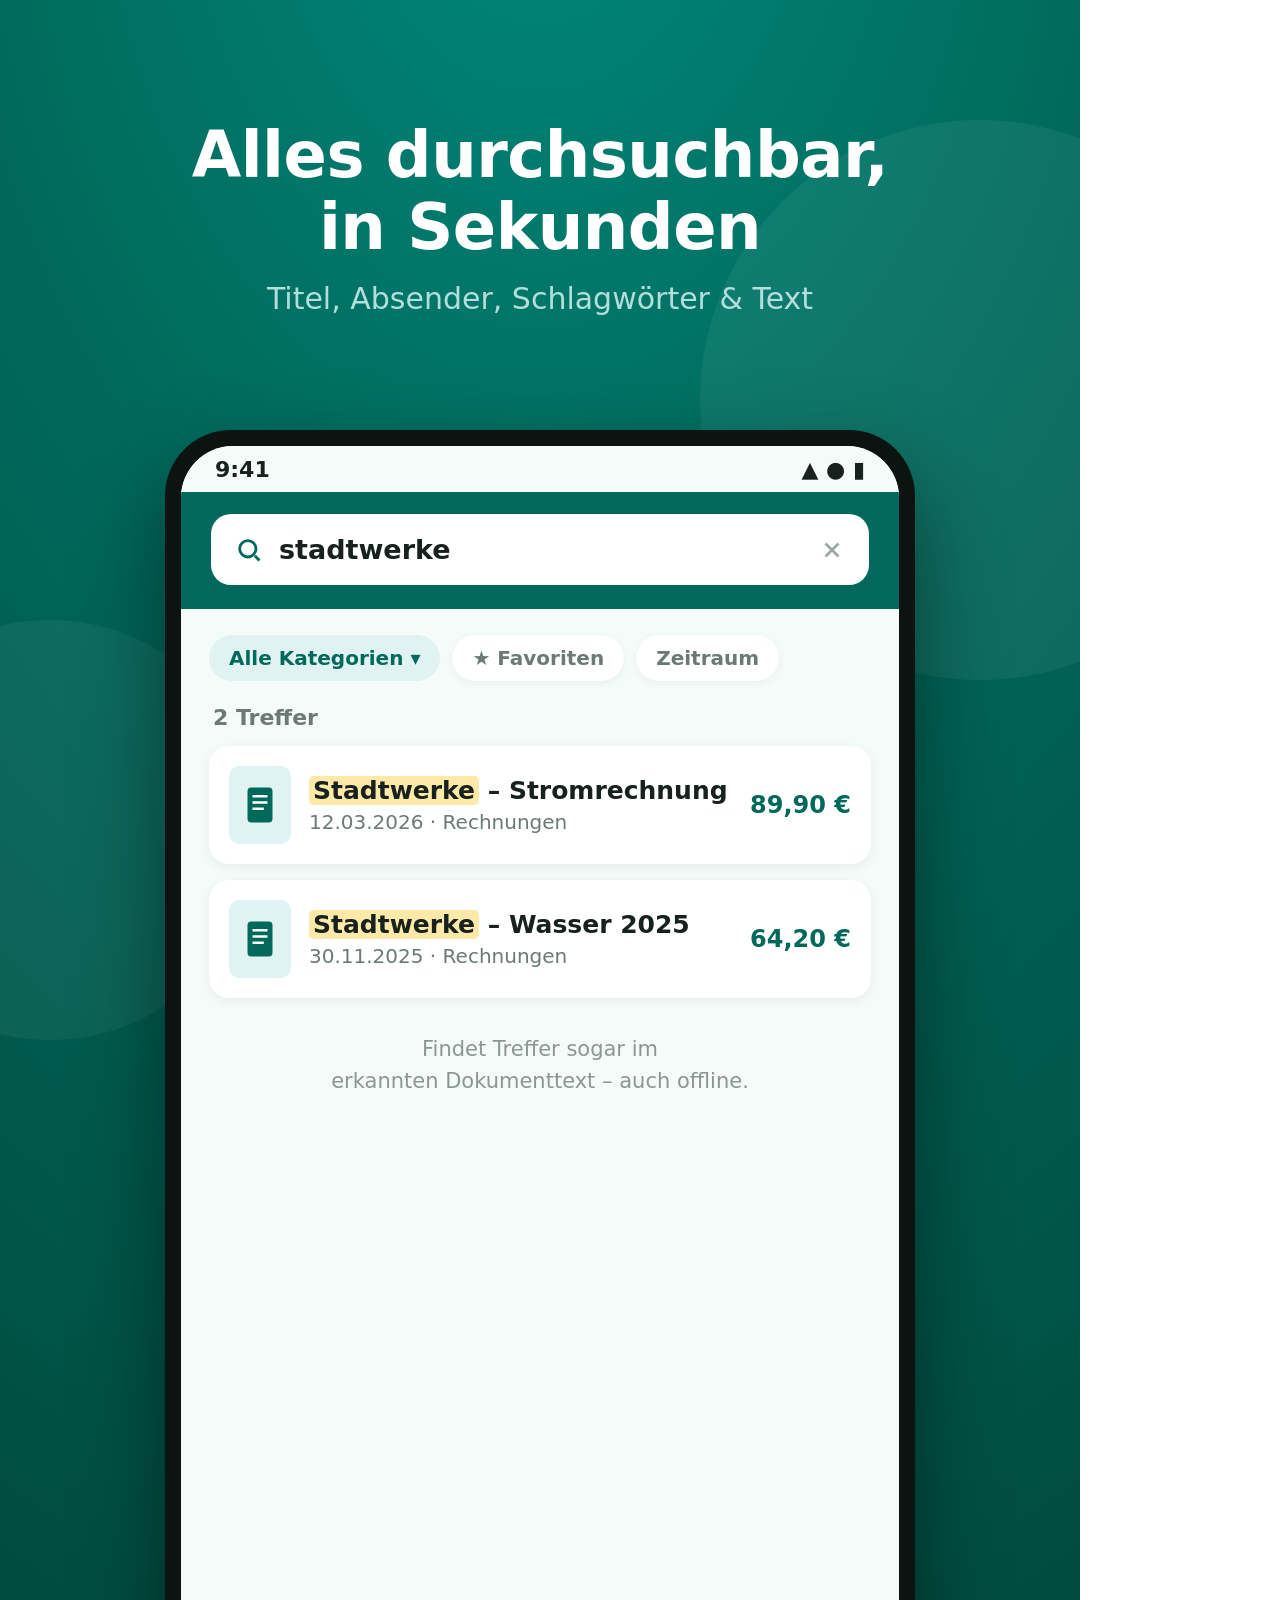
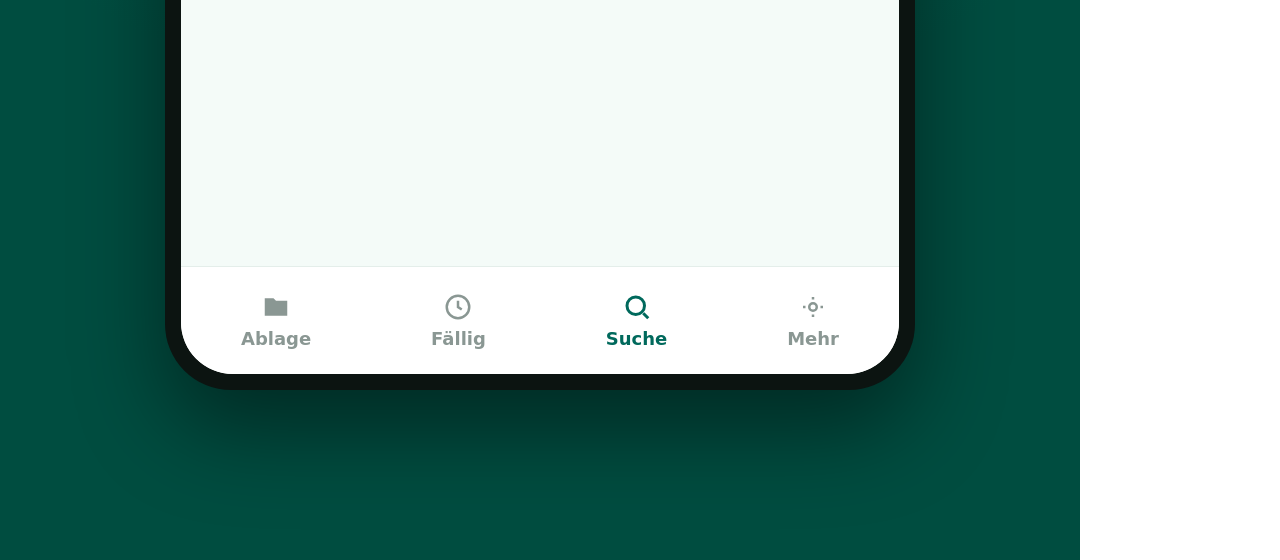
<file: store/assets/shot3.html>
<!doctype html>
<html><head><meta charset="utf-8"><link rel="stylesheet" href="_base.css">
<style>
  .searchbar { background:#fff; border-radius:20px; box-shadow:0 3px 12px rgba(0,0,0,.06);
    padding:20px 24px; display:flex; align-items:center; gap:16px; margin-bottom:22px; }
  .searchbar .q { font-size:27px; font-weight:600; color:#17211E; }
  .searchbar .cur { width:3px; height:30px; background:#00695C; display:inline-block; animation:none; }
  .filters { display:flex; gap:12px; margin-bottom:24px; }
  .fchip { background:#E0F2F1; color:#00695C; font-size:20px; font-weight:700; padding:11px 20px; border-radius:999px; }
  .fchip.ghost { background:#fff; color:#6b7a75; box-shadow:0 2px 8px rgba(0,0,0,.05); }
  .hl { background:#FFE9A8; border-radius:5px; padding:0 4px; }
  .count { font-size:22px; font-weight:700; color:#6b7a75; margin:2px 4px 16px; }
</style></head>
<body>
<div class="wrap">
  <div class="blob bA"></div><div class="blob bB"></div>
  <div class="cap"><h1>Alles durchsuchbar,<br>in Sekunden</h1>
    <p>Titel, Absender, Schlagwörter & Text</p></div>

  <div class="device"><div class="screen">
    <div class="status"><span>9:41</span><span class="dots">▲ ● ▮</span></div>
    <div class="appbar"><div class="searchbar" style="flex:1;margin:0;box-shadow:none;background:#fff">
      <svg width="28" height="28" viewBox="0 0 24 24" fill="none" stroke="#00695C" stroke-width="2.4"><circle cx="11" cy="11" r="7"/><path d="M21 21l-4-4"/></svg>
      <span class="q">stadtwerke</span><span style="flex:1"></span>
      <svg width="26" height="26" viewBox="0 0 24 24" fill="none" stroke="#9aa8a3" stroke-width="2.4"><path d="M6 6l12 12M18 6L6 18"/></svg></div></div>
    <div class="body">
      <div class="filters">
        <div class="fchip">Alle Kategorien ▾</div>
        <div class="fchip ghost">★ Favoriten</div>
        <div class="fchip ghost">Zeitraum</div>
      </div>
      <div class="count">2 Treffer</div>
      <div class="doc"><div class="thumb"><svg width="30" height="38" viewBox="0 0 24 30" fill="#00695C"><rect x="2" y="1" width="20" height="28" rx="3"/><rect x="6" y="7" width="12" height="2" fill="#fff"/><rect x="6" y="12" width="12" height="2" fill="#fff"/><rect x="6" y="17" width="9" height="2" fill="#fff"/></svg></div>
        <div class="m"><div class="title"><span class="hl">Stadtwerke</span> – Stromrechnung</div><div class="sub">12.03.2026 · Rechnungen</div></div>
        <div class="amt">89,90 €</div></div>
      <div class="doc"><div class="thumb"><svg width="30" height="38" viewBox="0 0 24 30" fill="#00695C"><rect x="2" y="1" width="20" height="28" rx="3"/><rect x="6" y="7" width="12" height="2" fill="#fff"/><rect x="6" y="12" width="12" height="2" fill="#fff"/><rect x="6" y="17" width="9" height="2" fill="#fff"/></svg></div>
        <div class="m"><div class="title"><span class="hl">Stadtwerke</span> – Wasser 2025</div><div class="sub">30.11.2025 · Rechnungen</div></div>
        <div class="amt">64,20 €</div></div>
      <div style="font-size:21px;color:#8a9793;text-align:center;margin-top:36px;line-height:1.5">Findet Treffer sogar im<br>erkannten Dokumenttext – auch offline.</div>
    </div>
    <div class="nav">
      <div class="item"><svg width="30" height="30" viewBox="0 0 24 24" fill="#8a9793"><path d="M3 5h7l2 2h9v12H3z"/></svg>Ablage</div>
      <div class="item"><svg width="30" height="30" viewBox="0 0 24 24" fill="none" stroke="#8a9793" stroke-width="2"><circle cx="12" cy="12" r="9"/><path d="M12 7v5l3 2"/></svg>Fällig</div>
      <div class="item on"><svg width="30" height="30" viewBox="0 0 24 24" fill="none" stroke="#00695C" stroke-width="2.4"><circle cx="11" cy="11" r="7"/><path d="M21 21l-4-4"/></svg>Suche</div>
      <div class="item"><svg width="30" height="30" viewBox="0 0 24 24" fill="none" stroke="#8a9793" stroke-width="2"><circle cx="12" cy="12" r="3"/><path d="M4 12h2M18 12h2M12 4v2M12 18v2"/></svg>Mehr</div>
    </div>
  </div></div>
</div>
</body></html>
</file>
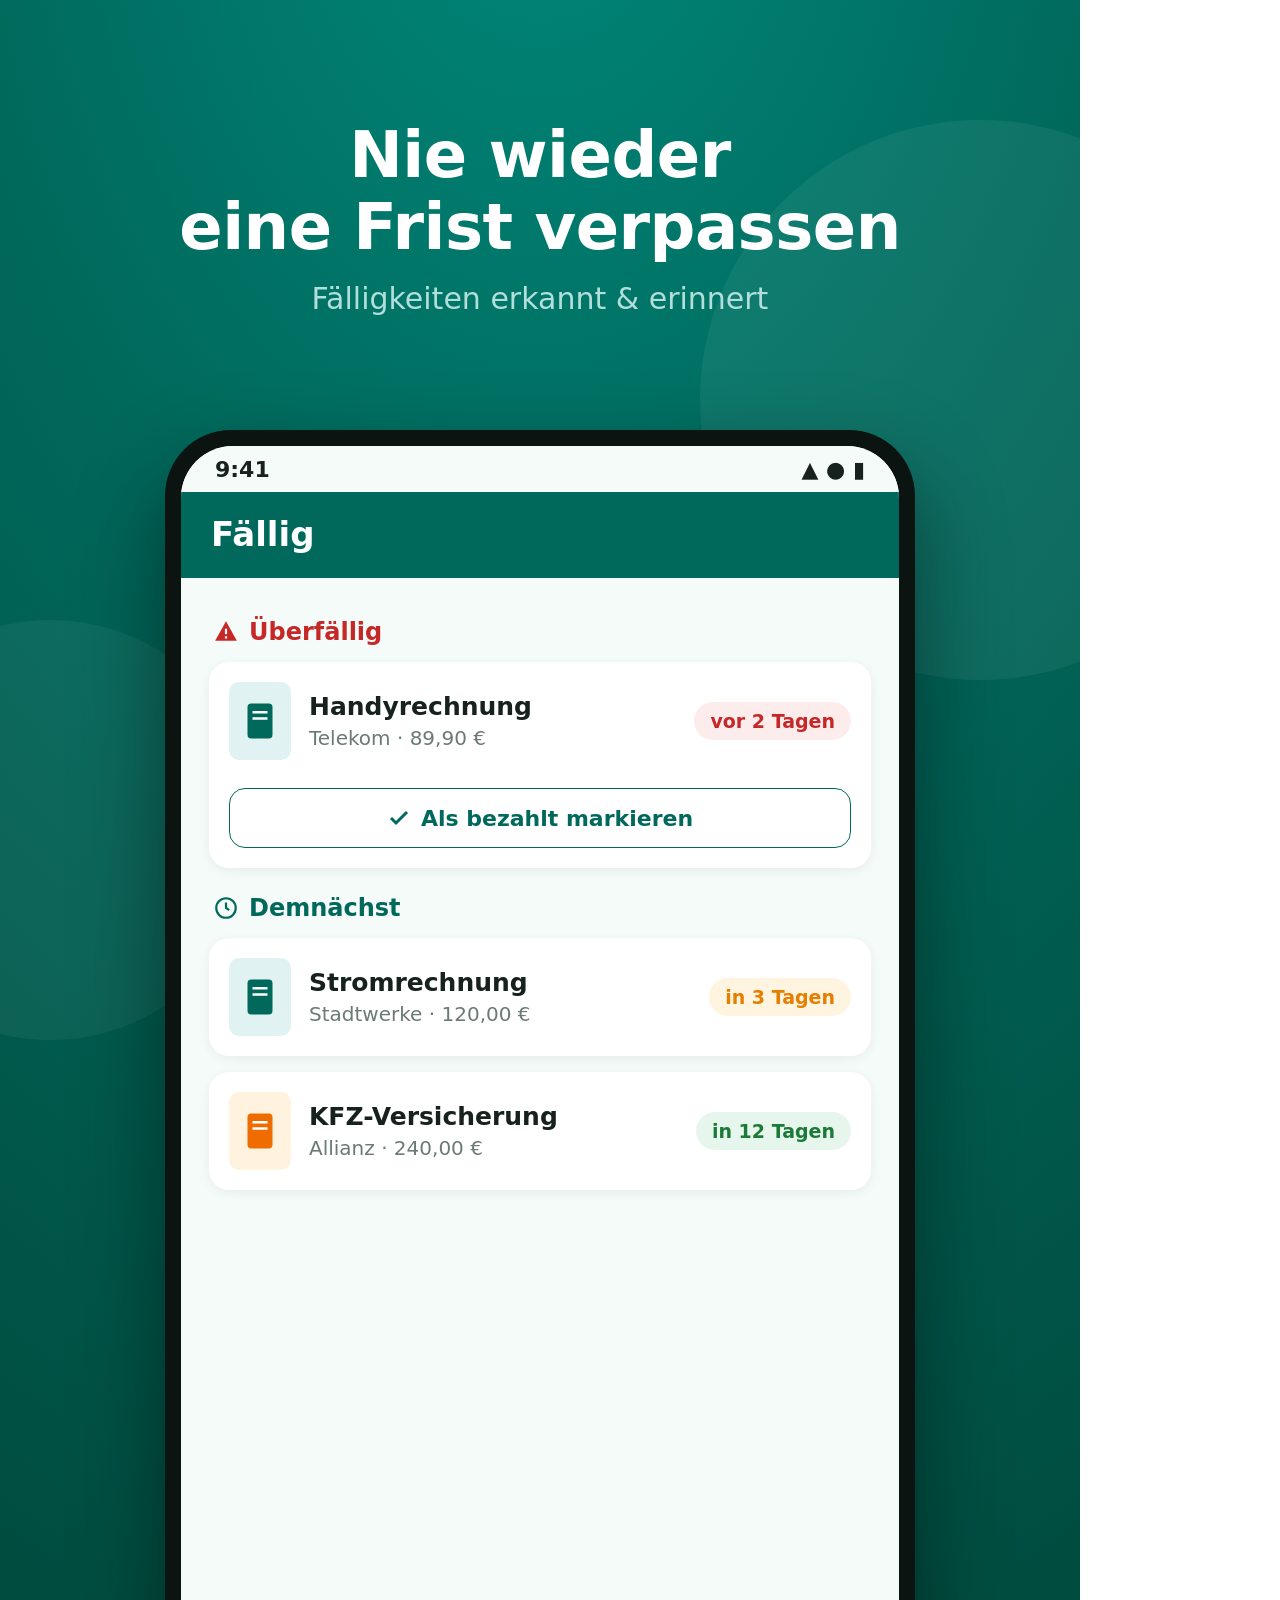
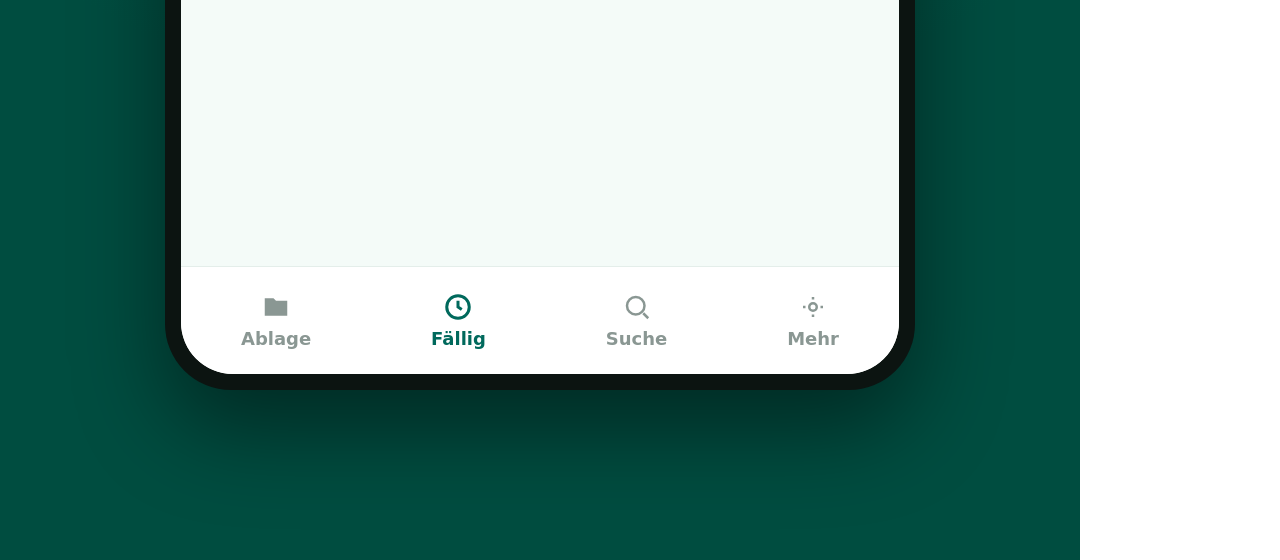
<file: store/assets/shot4.html>
<!doctype html>
<html><head><meta charset="utf-8"><link rel="stylesheet" href="_base.css">
<style>
  .due { display:inline-flex; align-items:center; gap:8px; font-size:19px; font-weight:800;
    padding:8px 16px; border-radius:999px; }
  .due.red { background:#FDECEC; color:#C62828; }
  .due.amber { background:#FFF4E0; color:#E67E00; }
  .due.green { background:#E7F6EC; color:#1B7A38; }
  .paid { margin-top:14px; height:60px; border-radius:16px; border:1.5px solid #00695C; color:#00695C;
    font-size:22px; font-weight:700; display:flex; align-items:center; justify-content:center; gap:10px; }
  .secHead { display:flex; align-items:center; gap:10px; font-size:24px; font-weight:700; margin:14px 4px 16px; }
</style></head>
<body>
<div class="wrap">
  <div class="blob bA"></div><div class="blob bB"></div>
  <div class="cap"><h1>Nie wieder<br>eine Frist verpassen</h1>
    <p>Fälligkeiten erkannt & erinnert</p></div>

  <div class="device"><div class="screen">
    <div class="status"><span>9:41</span><span class="dots">▲ ● ▮</span></div>
    <div class="appbar"><div class="t">Fällig</div></div>
    <div class="body">
      <div class="secHead" style="color:#C62828"><svg width="26" height="26" viewBox="0 0 24 24" fill="#C62828"><path d="M12 2l10 18H2z"/><rect x="11" y="9" width="2" height="5" fill="#fff"/><rect x="11" y="16" width="2" height="2" fill="#fff"/></svg>Überfällig</div>
      <div class="doc" style="flex-direction:column;align-items:stretch;gap:14px">
        <div style="display:flex;align-items:center;gap:18px">
          <div class="thumb"><svg width="30" height="38" viewBox="0 0 24 30" fill="#00695C"><rect x="2" y="1" width="20" height="28" rx="3"/><rect x="6" y="7" width="12" height="2" fill="#fff"/><rect x="6" y="12" width="12" height="2" fill="#fff"/></svg></div>
          <div class="m"><div class="title">Handyrechnung</div><div class="sub">Telekom · 89,90 €</div></div>
          <div class="due red">vor 2 Tagen</div>
        </div>
        <div class="paid"><svg width="24" height="24" viewBox="0 0 24 24" fill="none" stroke="#00695C" stroke-width="3"><path d="M4 12l5 5L20 6"/></svg>Als bezahlt markieren</div>
      </div>
      <div class="secHead" style="color:#00695C;margin-top:26px"><svg width="26" height="26" viewBox="0 0 24 24" fill="none" stroke="#00695C" stroke-width="2"><circle cx="12" cy="12" r="9"/><path d="M12 7v5l3 2"/></svg>Demnächst</div>
      <div class="doc"><div class="thumb"><svg width="30" height="38" viewBox="0 0 24 30" fill="#00695C"><rect x="2" y="1" width="20" height="28" rx="3"/><rect x="6" y="7" width="12" height="2" fill="#fff"/><rect x="6" y="12" width="12" height="2" fill="#fff"/></svg></div>
        <div class="m"><div class="title">Stromrechnung</div><div class="sub">Stadtwerke · 120,00 €</div></div>
        <div class="due amber">in 3 Tagen</div></div>
      <div class="doc"><div class="thumb" style="background:#FFF3E0"><svg width="30" height="38" viewBox="0 0 24 30" fill="#EF6C00"><rect x="2" y="1" width="20" height="28" rx="3"/><rect x="6" y="7" width="12" height="2" fill="#fff"/><rect x="6" y="12" width="12" height="2" fill="#fff"/></svg></div>
        <div class="m"><div class="title">KFZ-Versicherung</div><div class="sub">Allianz · 240,00 €</div></div>
        <div class="due green">in 12 Tagen</div></div>
    </div>
    <div class="nav">
      <div class="item"><svg width="30" height="30" viewBox="0 0 24 24" fill="#8a9793"><path d="M3 5h7l2 2h9v12H3z"/></svg>Ablage</div>
      <div class="item on"><svg width="30" height="30" viewBox="0 0 24 24" fill="none" stroke="#00695C" stroke-width="2.4"><circle cx="12" cy="12" r="9"/><path d="M12 7v5l3 2"/></svg>Fällig</div>
      <div class="item"><svg width="30" height="30" viewBox="0 0 24 24" fill="none" stroke="#8a9793" stroke-width="2"><circle cx="11" cy="11" r="7"/><path d="M21 21l-4-4"/></svg>Suche</div>
      <div class="item"><svg width="30" height="30" viewBox="0 0 24 24" fill="none" stroke="#8a9793" stroke-width="2"><circle cx="12" cy="12" r="3"/><path d="M4 12h2M18 12h2M12 4v2M12 18v2"/></svg>Mehr</div>
    </div>
  </div></div>
</div>
</body></html>
</file>
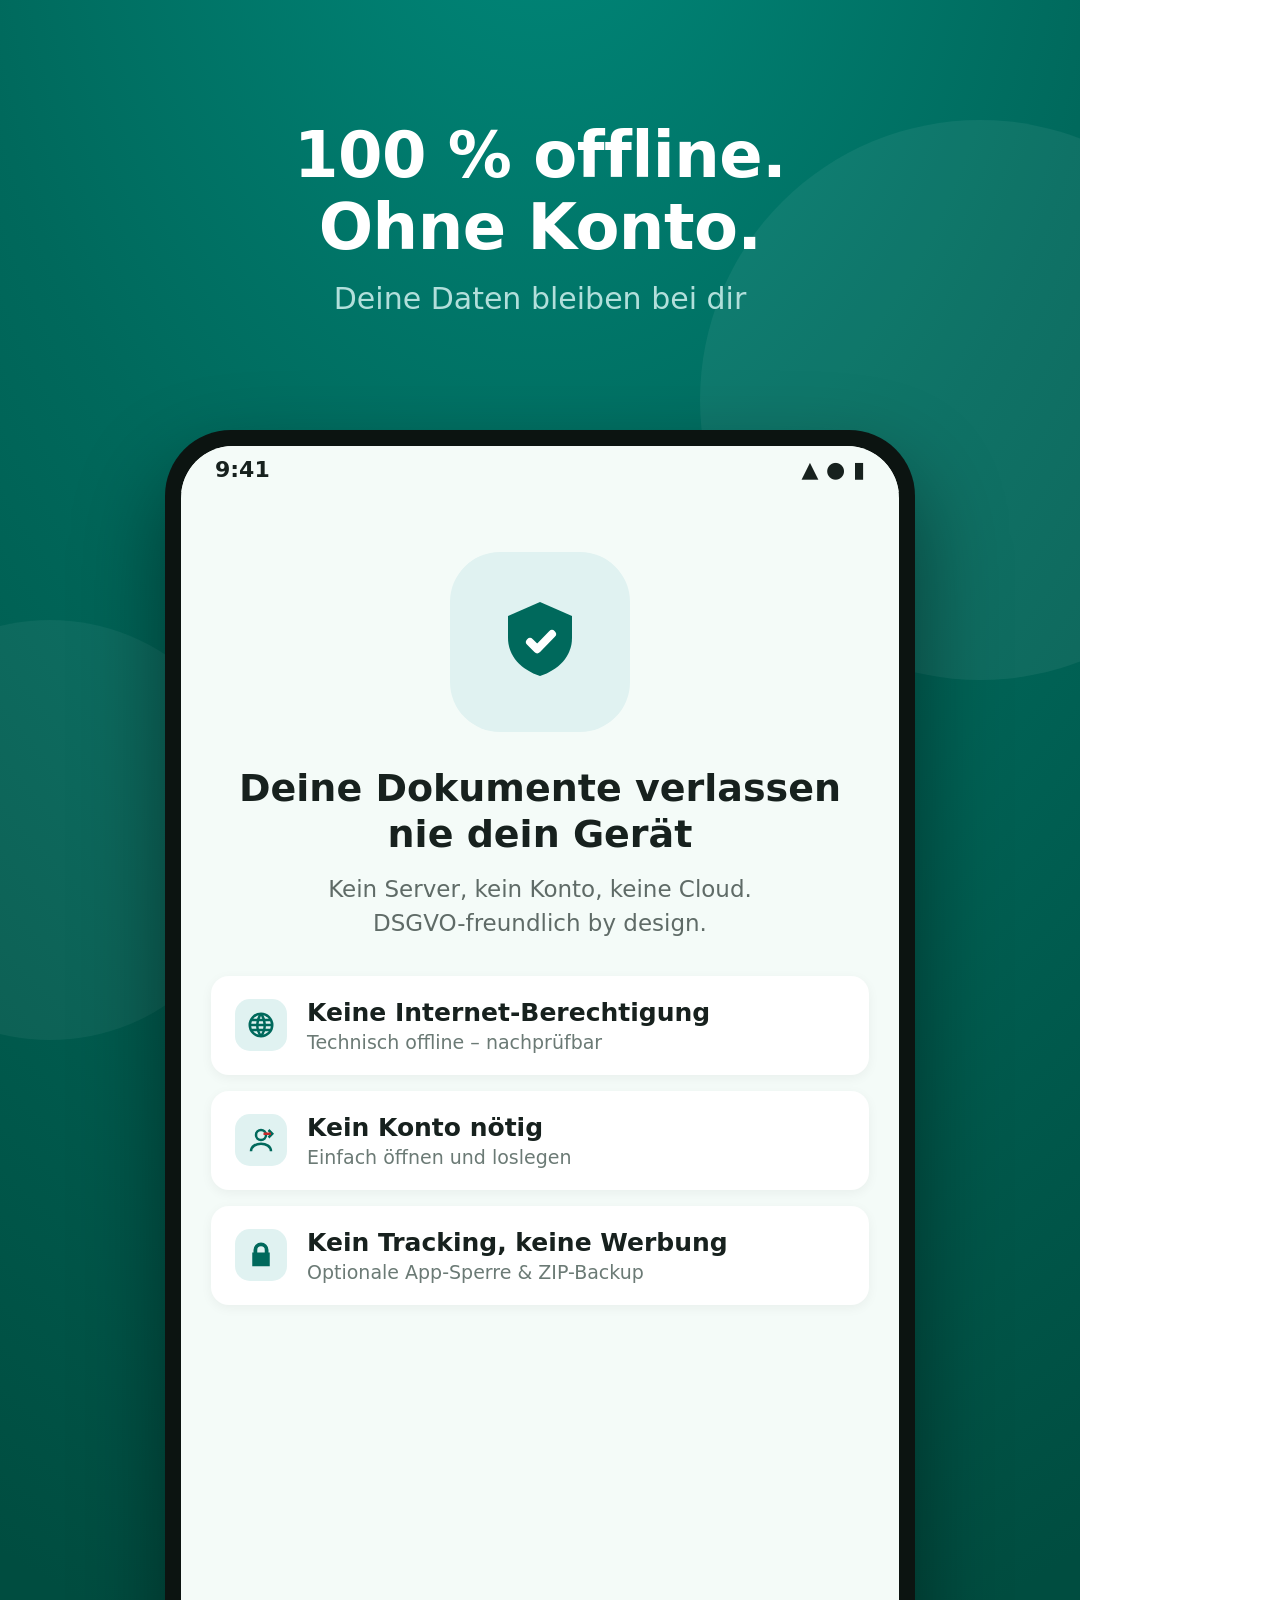
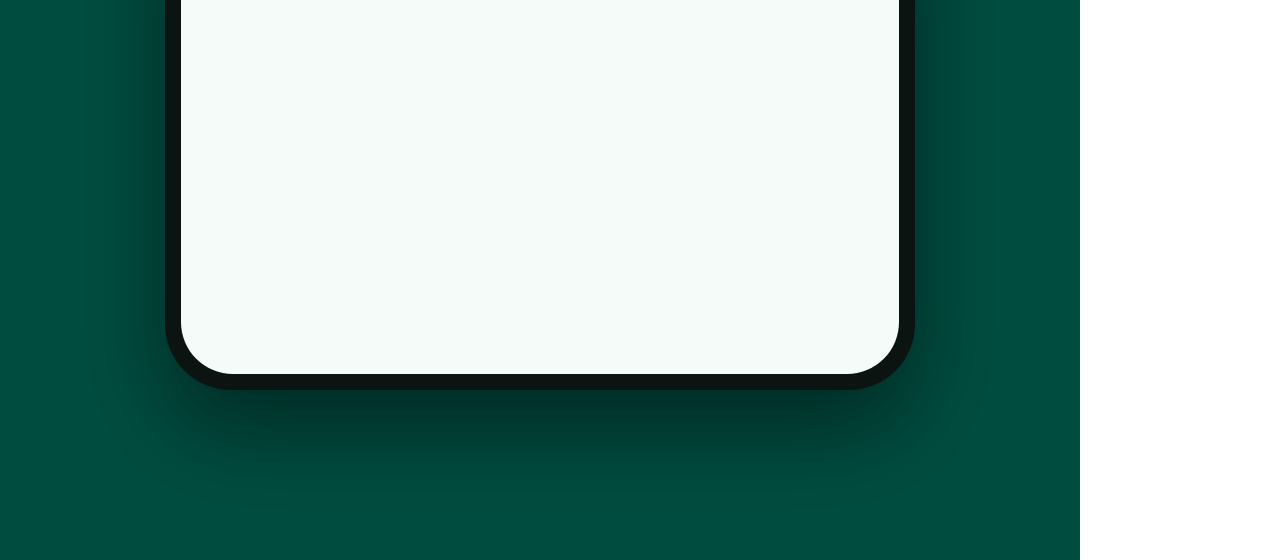
<file: store/assets/shot5.html>
<!doctype html>
<html><head><meta charset="utf-8"><link rel="stylesheet" href="_base.css">
<style>
  .hero { display:flex; flex-direction:column; align-items:center; text-align:center; padding:60px 40px 30px; }
  .shield { width:180px; height:180px; border-radius:50px; background:#E0F2F1;
    display:flex; align-items:center; justify-content:center; margin-bottom:34px; }
  .hero h2 { font-size:38px; font-weight:800; color:#17211E; line-height:1.2; }
  .hero p { font-size:23px; color:#5f6b67; margin-top:16px; line-height:1.45; }
  .plist { padding:6px 30px 0; }
  .prow { display:flex; align-items:center; gap:20px; background:#fff; border-radius:18px;
    box-shadow:0 3px 12px rgba(0,0,0,.05); padding:22px 24px; margin-bottom:16px; }
  .prow .ic { width:52px; height:52px; border-radius:15px; background:#E0F2F1; flex:none;
    display:flex; align-items:center; justify-content:center; }
  .prow .txt { font-size:25px; font-weight:700; color:#17211E; }
  .prow .txt small { display:block; font-size:19px; font-weight:500; color:#6b7a75; margin-top:4px; }
</style></head>
<body>
<div class="wrap">
  <div class="blob bA"></div><div class="blob bB"></div>
  <div class="cap"><h1>100 % offline.<br>Ohne Konto.</h1>
    <p>Deine Daten bleiben bei dir</p></div>

  <div class="device"><div class="screen">
    <div class="status"><span>9:41</span><span class="dots">▲ ● ▮</span></div>
    <div class="hero">
      <div class="shield"><svg width="96" height="96" viewBox="0 0 24 24" fill="#00695C"><path d="M12 2l8 3.5v5.5c0 4.6-3.4 8-8 9.5-4.6-1.5-8-4.9-8-9.5V5.5z"/><path d="M9.5 12l1.8 1.8L15 10" stroke="#fff" stroke-width="2" fill="none" stroke-linecap="round" stroke-linejoin="round"/></svg></div>
      <h2>Deine Dokumente verlassen<br>nie dein Gerät</h2>
      <p>Kein Server, kein Konto, keine Cloud.<br>DSGVO-freundlich by design.</p>
    </div>
    <div class="plist">
      <div class="prow"><div class="ic"><svg width="30" height="30" viewBox="0 0 24 24" fill="none" stroke="#00695C" stroke-width="2"><path d="M3 12h18"/><circle cx="12" cy="12" r="9"/><path d="M12 3a15 15 0 0 1 0 18M12 3a15 15 0 0 0 0 18"/><path d="M4 8l16 0M4 16l16 0"/></svg></div><div class="txt">Keine Internet-Berechtigung<small>Technisch offline – nachprüfbar</small></div></div>
      <div class="prow"><div class="ic"><svg width="30" height="30" viewBox="0 0 24 24" fill="none" stroke="#00695C" stroke-width="2"><circle cx="12" cy="8" r="4"/><path d="M4 21c0-4 4-6 8-6s8 2 8 6"/><path d="M18 4l3 3-3 3" fill="none"/><path d="M20 7h-6" stroke="#C62828"/></svg></div><div class="txt">Kein Konto nötig<small>Einfach öffnen und loslegen</small></div></div>
      <div class="prow"><div class="ic"><svg width="30" height="30" viewBox="0 0 24 24" fill="#00695C"><path d="M6 10V8a6 6 0 0 1 12 0v2h1v11H5V10zm3 0h6V8a3 3 0 0 0-6 0z"/></svg></div><div class="txt">Kein Tracking, keine Werbung<small>Optionale App-Sperre & ZIP-Backup</small></div></div>
    </div>
  </div></div>
</div>
</body></html>
</file>
<file: store/assets/_base.css>
* { margin: 0; padding: 0; box-sizing: border-box; }
html, body { width: 1080px; height: 2160px; overflow: hidden;
  font-family: 'Segoe UI', Roboto, system-ui, sans-serif; }
.wrap { width: 1080px; height: 2160px; position: relative;
  background: radial-gradient(120% 90% at 50% -10%, #00897B 0%, #00695C 45%, #004D40 100%);
  overflow: hidden; }
.blob { position: absolute; border-radius: 50%; background: #fff; opacity: .06; }
.bA { width: 560px; height: 560px; right: -180px; top: 120px; }
.bB { width: 420px; height: 420px; left: -160px; top: 620px; opacity: .05; }

.cap { position: absolute; top: 120px; left: 0; width: 1080px; text-align: center; padding: 0 90px; }
.cap h1 { color: #fff; font-size: 64px; font-weight: 800; line-height: 1.12; letter-spacing: -.5px; }
.cap p { color: #B2DFDB; font-size: 30px; font-weight: 500; margin-top: 18px; }

/* device */
.device { position: absolute; left: 165px; top: 430px; width: 750px; height: 1560px;
  background: #0c1411; border-radius: 66px; padding: 16px;
  box-shadow: 0 40px 90px rgba(0,0,0,.45); }
.screen { width: 100%; height: 100%; background: #F4FBF8; border-radius: 52px; overflow: hidden;
  position: relative; display: flex; flex-direction: column; }

.status { height: 46px; display: flex; align-items: center; justify-content: space-between;
  padding: 0 34px; font-size: 22px; font-weight: 700; color: #17211E; background: #F4FBF8; }
.status .dots { display: flex; gap: 7px; align-items: center; }
.status .dots i { width: 20px; height: 20px; display: inline-block; }

.appbar { background: #00695C; padding: 22px 30px 24px; display: flex; align-items: center;
  justify-content: space-between; }
.appbar .t { color: #fff; font-size: 34px; font-weight: 700; }
.appbar .a { display: flex; gap: 18px; }

.body { flex: 1; overflow: hidden; padding: 26px 28px 0; }
.section { font-size: 24px; font-weight: 700; color: #00695C; margin: 8px 4px 16px; }

.grid { display: grid; grid-template-columns: 1fr 1fr; gap: 18px; margin-bottom: 30px; }
.cat { background: #fff; border-radius: 22px; padding: 22px 20px; box-shadow: 0 3px 12px rgba(0,0,0,.06); }
.catIcon { width: 52px; height: 52px; border-radius: 15px; display: flex; align-items: center;
  justify-content: center; margin-bottom: 16px; }
.catName { font-size: 25px; font-weight: 700; color: #17211E; }
.catCount { font-size: 19px; color: #6b7a75; margin-top: 4px; }

.doc { background: #fff; border-radius: 20px; padding: 20px; display: flex; align-items: center;
  gap: 18px; box-shadow: 0 3px 12px rgba(0,0,0,.06); margin-bottom: 16px; }
.thumb { width: 62px; height: 78px; border-radius: 10px; background: #E0F2F1; flex: none;
  display: flex; align-items: center; justify-content: center; }
.doc .m { flex: 1; min-width: 0; }
.doc .title { font-size: 25px; font-weight: 700; color: #17211E; white-space: nowrap;
  overflow: hidden; text-overflow: ellipsis; }
.doc .sub { font-size: 20px; color: #6b7a75; margin-top: 5px; }
.doc .amt { font-size: 24px; font-weight: 800; color: #00695C; }

.nav { height: 108px; background: #fff; border-top: 1px solid #E4EEEA; display: flex;
  align-items: center; justify-content: space-around; }
.nav .item { display: flex; flex-direction: column; align-items: center; gap: 6px;
  font-size: 18px; font-weight: 600; color: #8a9793; }
.nav .item.on { color: #00695C; }
.fab { position: absolute; right: 34px; bottom: 132px; width: 92px; height: 92px; border-radius: 28px;
  background: #00695C; display: flex; align-items: center; justify-content: center;
  box-shadow: 0 12px 28px rgba(0,105,92,.5); }
.chip { display: inline-flex; align-items: center; gap: 10px; padding: 12px 20px; border-radius: 999px;
  font-size: 22px; font-weight: 700; }
</file>
